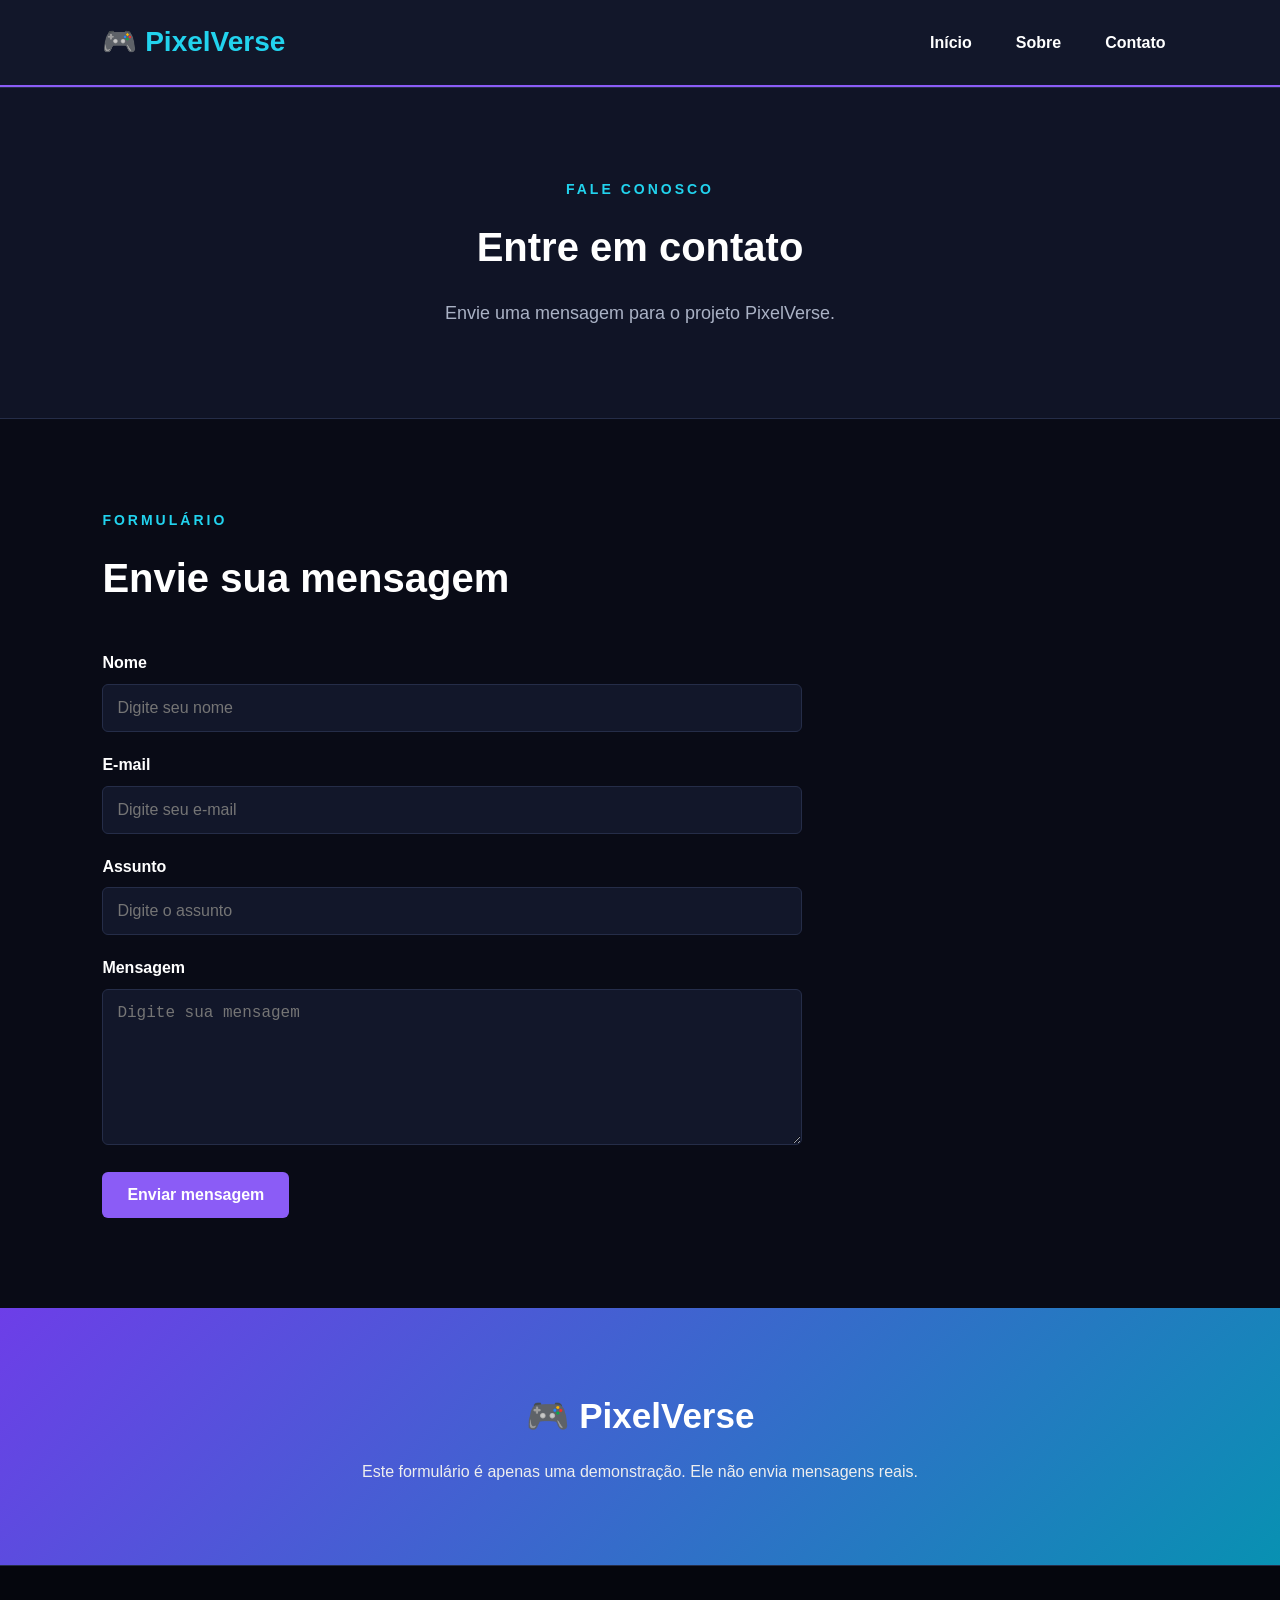
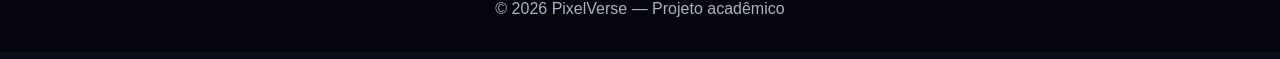
<file: contato.html>
<!DOCTYPE html>
<html lang="pt-BR">

<head>
    <meta charset="UTF-8">

    <meta name="viewport"
          content="width=device-width, initial-scale=1.0">

    <title>Contato | PixelVerse</title>

    <link rel="stylesheet" href="css/style.css">
</head>

<body>

    <header>

        <h1>🎮 PixelVerse</h1>

        <nav>
            <a href="index.html">Início</a>
            <a href="sobre.html">Sobre</a>
            <a href="contato.html">Contato</a>
        </nav>

    </header>


    <main>

        <section class="introducao">

            <p class="tag">FALE CONOSCO</p>

            <h2>Entre em contato</h2>

            <p>
                Envie uma mensagem para o projeto PixelVerse.
            </p>

        </section>


        <section id="destaques">

            <p class="tag">FORMULÁRIO</p>

            <h2>Envie sua mensagem</h2>


            <form>

                <div class="campo">

                    <label for="nome">
                        Nome
                    </label>

                    <input
                        type="text"
                        id="nome"
                        name="nome"
                        placeholder="Digite seu nome"
                        required
                    >

                </div>


                <div class="campo">

                    <label for="email">
                        E-mail
                    </label>

                    <input
                        type="email"
                        id="email"
                        name="email"
                        placeholder="Digite seu e-mail"
                        required
                    >

                </div>


                <div class="campo">

                    <label for="assunto">
                        Assunto
                    </label>

                    <input
                        type="text"
                        id="assunto"
                        name="assunto"
                        placeholder="Digite o assunto"
                        required
                    >

                </div>


                <div class="campo">

                    <label for="mensagem">
                        Mensagem
                    </label>

                    <textarea
                        id="mensagem"
                        name="mensagem"
                        rows="7"
                        placeholder="Digite sua mensagem"
                        required
                    ></textarea>

                </div>


                <button type="submit" class="botao">
                    Enviar mensagem
                </button>

            </form>

        </section>


        <section class="curiosidade">

            <h2>🎮 PixelVerse</h2>

            <p>
                Este formulário é apenas uma demonstração.
                Ele não envia mensagens reais.
            </p>

        </section>

    </main>


    <footer>

        <p>
            © 2026 PixelVerse — Projeto acadêmico
        </p>

    </footer>

</body>

</html>
</file>
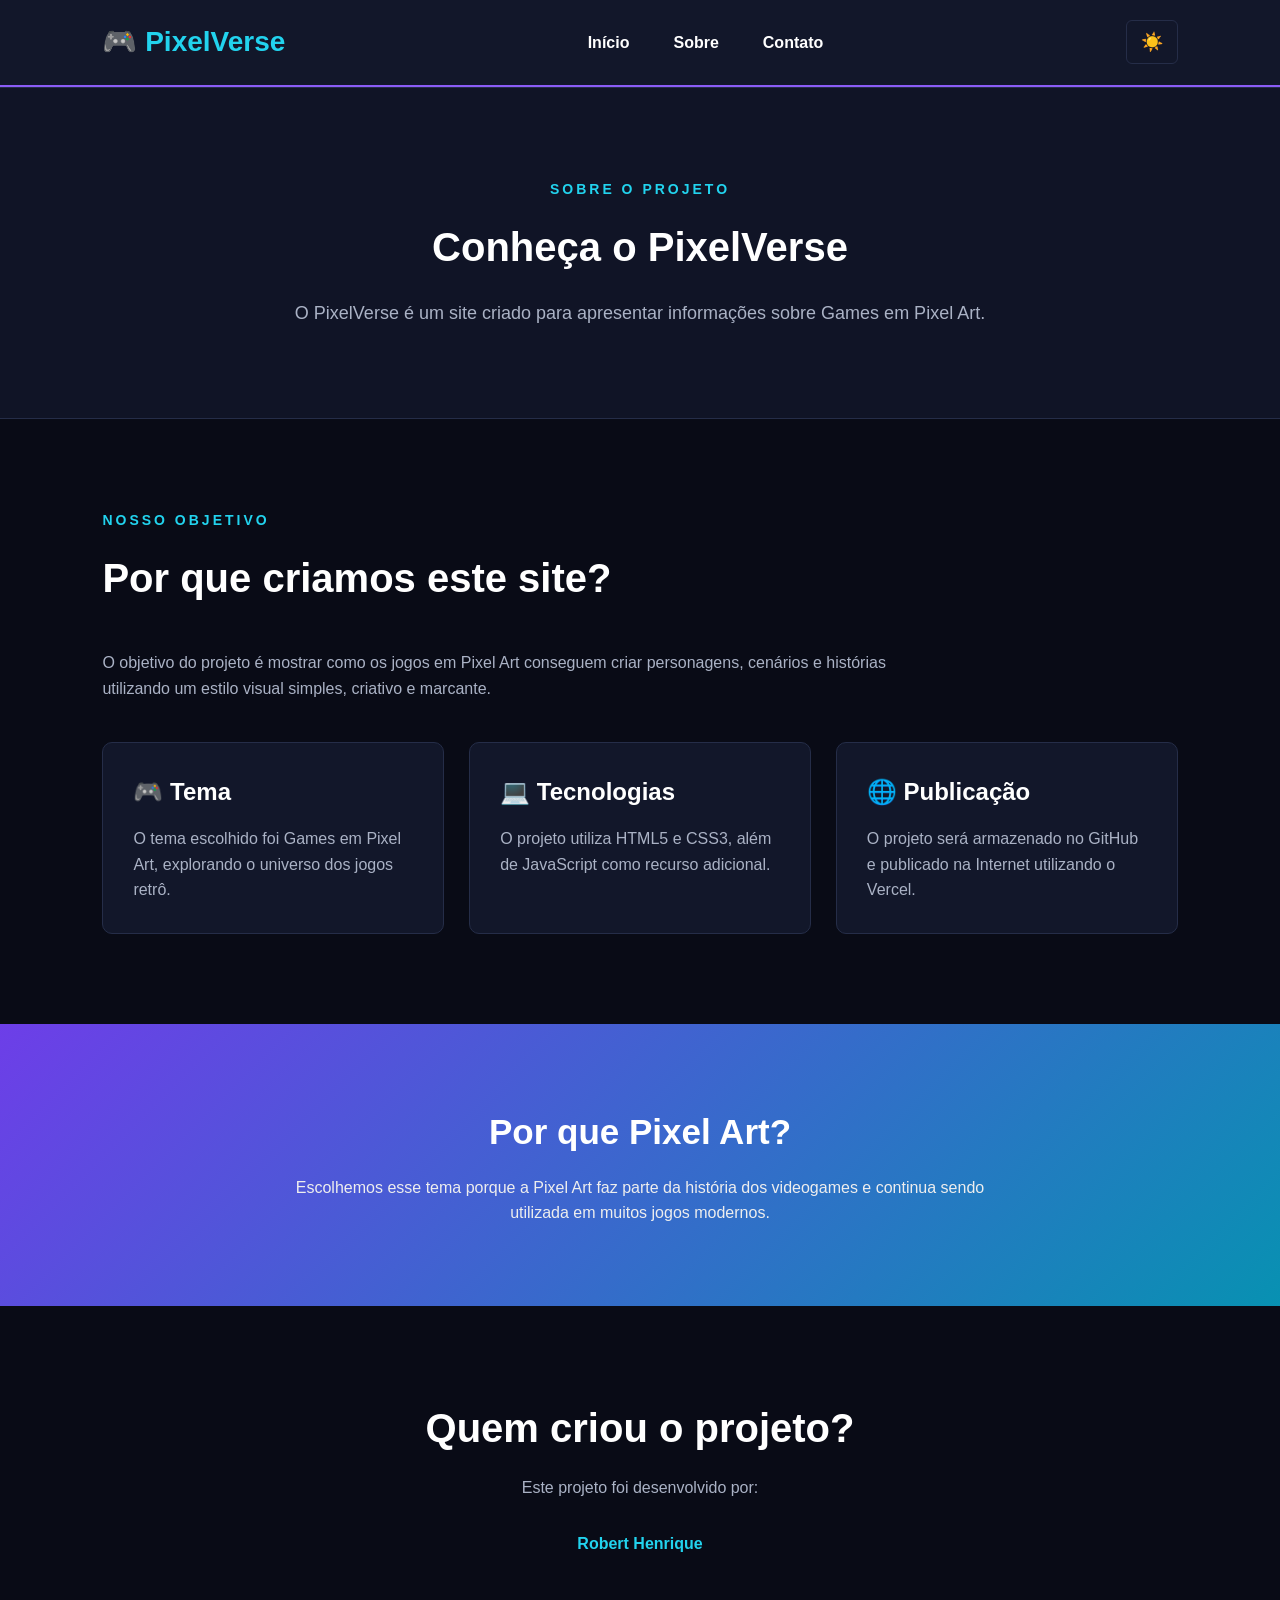
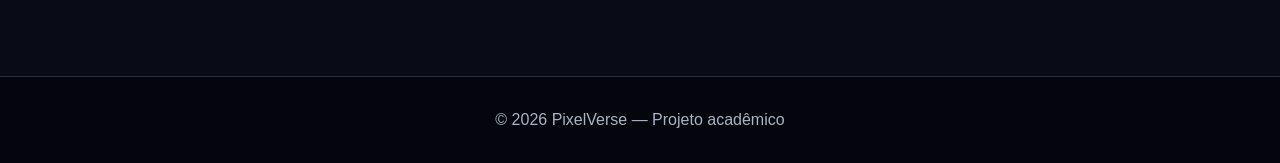
<file: sobre.html>
<!DOCTYPE html>
<html lang="pt-BR">

<head>
    <meta charset="UTF-8">

    <meta name="viewport"
          content="width=device-width, initial-scale=1.0">

    <title>Sobre | PixelVerse</title>

    <link rel="stylesheet" href="css/style.css">
</head>

<body>

    <header>

        <h1>🎮 PixelVerse</h1>

        <nav>
            <a href="index.html">Início</a>
            <a href="sobre.html">Sobre</a>
            <a href="contato.html">Contato</a>
        </nav>
        <button id="themeButton" class="botao-tema">
    ☀️
</button>

    </header>


    <main>

        <section class="introducao">

            <p class="tag">SOBRE O PROJETO</p>

            <h2>Conheça o PixelVerse</h2>

            <p>
                O PixelVerse é um site criado para apresentar
                informações sobre Games em Pixel Art.
            </p>

        </section>


        <section id="destaques">

            <p class="tag">NOSSO OBJETIVO</p>

            <h2>Por que criamos este site?</h2>

            <p style="color: #aab2c5; max-width: 800px; margin-bottom: 40px;">
                O objetivo do projeto é mostrar como os jogos em
                Pixel Art conseguem criar personagens, cenários e
                histórias utilizando um estilo visual simples,
                criativo e marcante.
            </p>


            <div class="cards">

                <article class="card">

                    <h3>🎮 Tema</h3>

                    <p>
                        O tema escolhido foi Games em Pixel Art,
                        explorando o universo dos jogos retrô.
                    </p>

                </article>


                <article class="card">

                    <h3>💻 Tecnologias</h3>

                    <p>
                        O projeto utiliza HTML5 e CSS3, além de
                        JavaScript como recurso adicional.
                    </p>

                </article>


                <article class="card">

                    <h3>🌐 Publicação</h3>

                    <p>
                        O projeto será armazenado no GitHub e
                        publicado na Internet utilizando o Vercel.
                    </p>

                </article>

            </div>

        </section>


        <section class="curiosidade">

            <h2>Por que Pixel Art?</h2>

            <p>
                Escolhemos esse tema porque a Pixel Art faz parte
                da história dos videogames e continua sendo utilizada
                em muitos jogos modernos.
            </p>

        </section>


        <section class="convite">

            <h2>Quem criou o projeto?</h2>

            <p>
                Este projeto foi desenvolvido por:
            </p>

            <p style="color: #22d3ee; font-weight: bold;">
                Robert Henrique
            </p>

        </section>

    </main>


    <footer>

        <p>
            © 2026 PixelVerse — Projeto acadêmico
        </p>

    </footer>
    <script src="js/script.js"></script>

</body>

</html>
</file>
<file: css/style.css>
* {
    margin: 0;
    padding: 0;
    box-sizing: border-box;
}

body {
    background-color: #090b16;
    color: #ffffff;
    font-family: Arial, sans-serif;
    line-height: 1.6;
}

/* HEADER */

header {
    background-color: #12172a;
    padding: 20px 8%;

    display: flex;
    justify-content: space-between;
    align-items: center;

    border-bottom: 2px solid #8b5cf6;
}

header h1 {
    color: #22d3ee;
    font-size: 28px;
}

nav {
    display: flex;
    gap: 20px;
}

nav a {
    color: #ffffff;
    text-decoration: none;
    font-weight: bold;

    padding: 8px 12px;
    border-radius: 5px;

    transition: 0.3s;
}

nav a:hover {
    background-color: #8b5cf6;
    color: white;
}


/* HERO */

.hero {
    min-height: 550px;

    display: flex;
    align-items: center;

    padding: 60px 8%;

    background:
        linear-gradient(
            rgba(9, 11, 22, 0.8),
            rgba(9, 11, 22, 0.9)
        );
}

.hero div {
    max-width: 700px;
}

.tag {
    color: #22d3ee;

    font-size: 14px;
    font-weight: bold;

    letter-spacing: 3px;

    margin-bottom: 15px;
}

.hero h2 {
    font-size: 60px;
    line-height: 1.1;

    margin-bottom: 25px;
}

.hero h2 span {
    display: block;
    color: #22d3ee;
}

.hero p:not(.tag) {
    color: #aab2c5;

    font-size: 18px;

    margin-bottom: 30px;
}


/* BOTÃO */

.botao {
    display: inline-block;

    background-color: #8b5cf6;
    color: white;

    padding: 14px 25px;

    border-radius: 6px;

    text-decoration: none;

    font-weight: bold;

    transition: 0.3s;
}

.botao:hover {
    background-color: #6d3ee8;

    transform: translateY(-3px);
}


/* INTRODUÇÃO */

.introducao {
    padding: 90px 8%;

    text-align: center;

    background-color: #101426;

    border-top: 1px solid #252d48;
    border-bottom: 1px solid #252d48;
}

.introducao h2 {
    font-size: 40px;

    margin-bottom: 20px;
}

.introducao p:last-child {
    max-width: 750px;

    margin: auto;

    color: #aab2c5;

    font-size: 18px;
}


/* DESTAQUES */

#destaques {
    padding: 90px 8%;
}

#destaques > h2 {
    font-size: 40px;

    margin-bottom: 40px;
}


/* CARDS */

.cards {
    display: grid;

    grid-template-columns:
        repeat(3, 1fr);

    gap: 25px;
}

.card {
    background-color: #12172a;

    border: 1px solid #252d48;

    border-radius: 10px;

    padding: 30px;

    transition: 0.3s;
}

.card:hover {
    transform: translateY(-8px);

    border-color: #22d3ee;

    background-color: #171e35;
}

.card h3 {
    color: #ffffff;

    font-size: 24px;

    margin-bottom: 15px;
}

.card p {
    color: #aab2c5;
}


/* CURIOSIDADE */

.curiosidade {
    padding: 80px 8%;

    text-align: center;

    background:
        linear-gradient(
            135deg,
            #6d3ee8,
            #0891b2
        );
}

.curiosidade h2 {
    font-size: 35px;

    margin-bottom: 15px;
}

.curiosidade p {
    max-width: 700px;

    margin: auto;

    color: #eeeeee;
}


/* CONVITE */

.convite {
    padding: 90px 8%;

    text-align: center;
}

.convite h2 {
    font-size: 40px;

    margin-bottom: 15px;
}

.convite p {
    color: #aab2c5;

    margin-bottom: 30px;
}


/* FOOTER */

footer {
    padding: 30px 8%;

    text-align: center;

    background-color: #05060d;

    border-top: 1px solid #252d48;

    color: #aab2c5;
}


/* RESPONSIVIDADE */

@media (max-width: 900px) {

    .hero h2 {
        font-size: 45px;
    }

    .cards {
        grid-template-columns: 1fr;
    }
}


@media (max-width: 600px) {

    header {
        flex-direction: column;

        gap: 15px;

        text-align: center;
    }

    nav {
        flex-wrap: wrap;

        justify-content: center;
    }
    .botao-tema {
    margin-top: 5px;
}

    .hero {
        min-height: 500px;

        text-align: center;

        justify-content: center;
    }

    .hero h2 {
        font-size: 35px;
    }

    .hero p:not(.tag) {
        font-size: 16px;
    }

    .introducao h2,
    #destaques > h2,
    .convite h2 {
        font-size: 30px;
    }

    .cards {
        grid-template-columns: 1fr;
    }

    .card {
        padding: 25px;
    }
}/* FORMULÁRIO */

form {
    max-width: 700px;

    margin-top: 30px;
}

.campo {
    margin-bottom: 20px;
}

.campo label {
    display: block;

    margin-bottom: 8px;

    color: #ffffff;

    font-weight: bold;
}

.campo input,
.campo textarea {
    width: 100%;

    padding: 14px;

    border: 1px solid #252d48;

    border-radius: 6px;

    background-color: #12172a;

    color: #ffffff;

    font-size: 16px;

    outline: none;
}

.campo input:focus,
.campo textarea:focus {
    border-color: #22d3ee;

    box-shadow:
        0 0 0 2px
        rgba(34, 211, 238, 0.15);
}

.campo textarea {
    resize: vertical;
}

form .botao {
    border: none;

    cursor: pointer;

    font-size: 16px;
}
.card img {
    width: 100%;
    height: 200px;

    object-fit: cover;

    border-radius: 6px;

    margin-bottom: 20px;
}
.botao-tema {
    background-color: #12172a;

    color: #ffffff;

    border: 1px solid #252d48;

    border-radius: 6px;

    padding: 10px 14px;

    cursor: pointer;

    font-size: 18px;

    transition: 0.3s;
}

.botao-tema:hover {
    border-color: #22d3ee;

    transform: scale(1.05);
}
.tema-claro {
    background-color: #f5f7ff;
    color: #15182a;
}

.tema-claro header {
    background-color: #ffffff;
}

.tema-claro .card {
    background-color: #ffffff;
    color: #15182a;
}

.tema-claro .card p,
.tema-claro .introducao p,
.tema-claro .convite p {
    color: #5f6678;
}

.tema-claro footer {
    background-color: #e8ebf5;
    color: #5f6678;
}

.tema-claro .botao-tema {
    background-color: #ffffff;
    color: #15182a;
}
</file>
